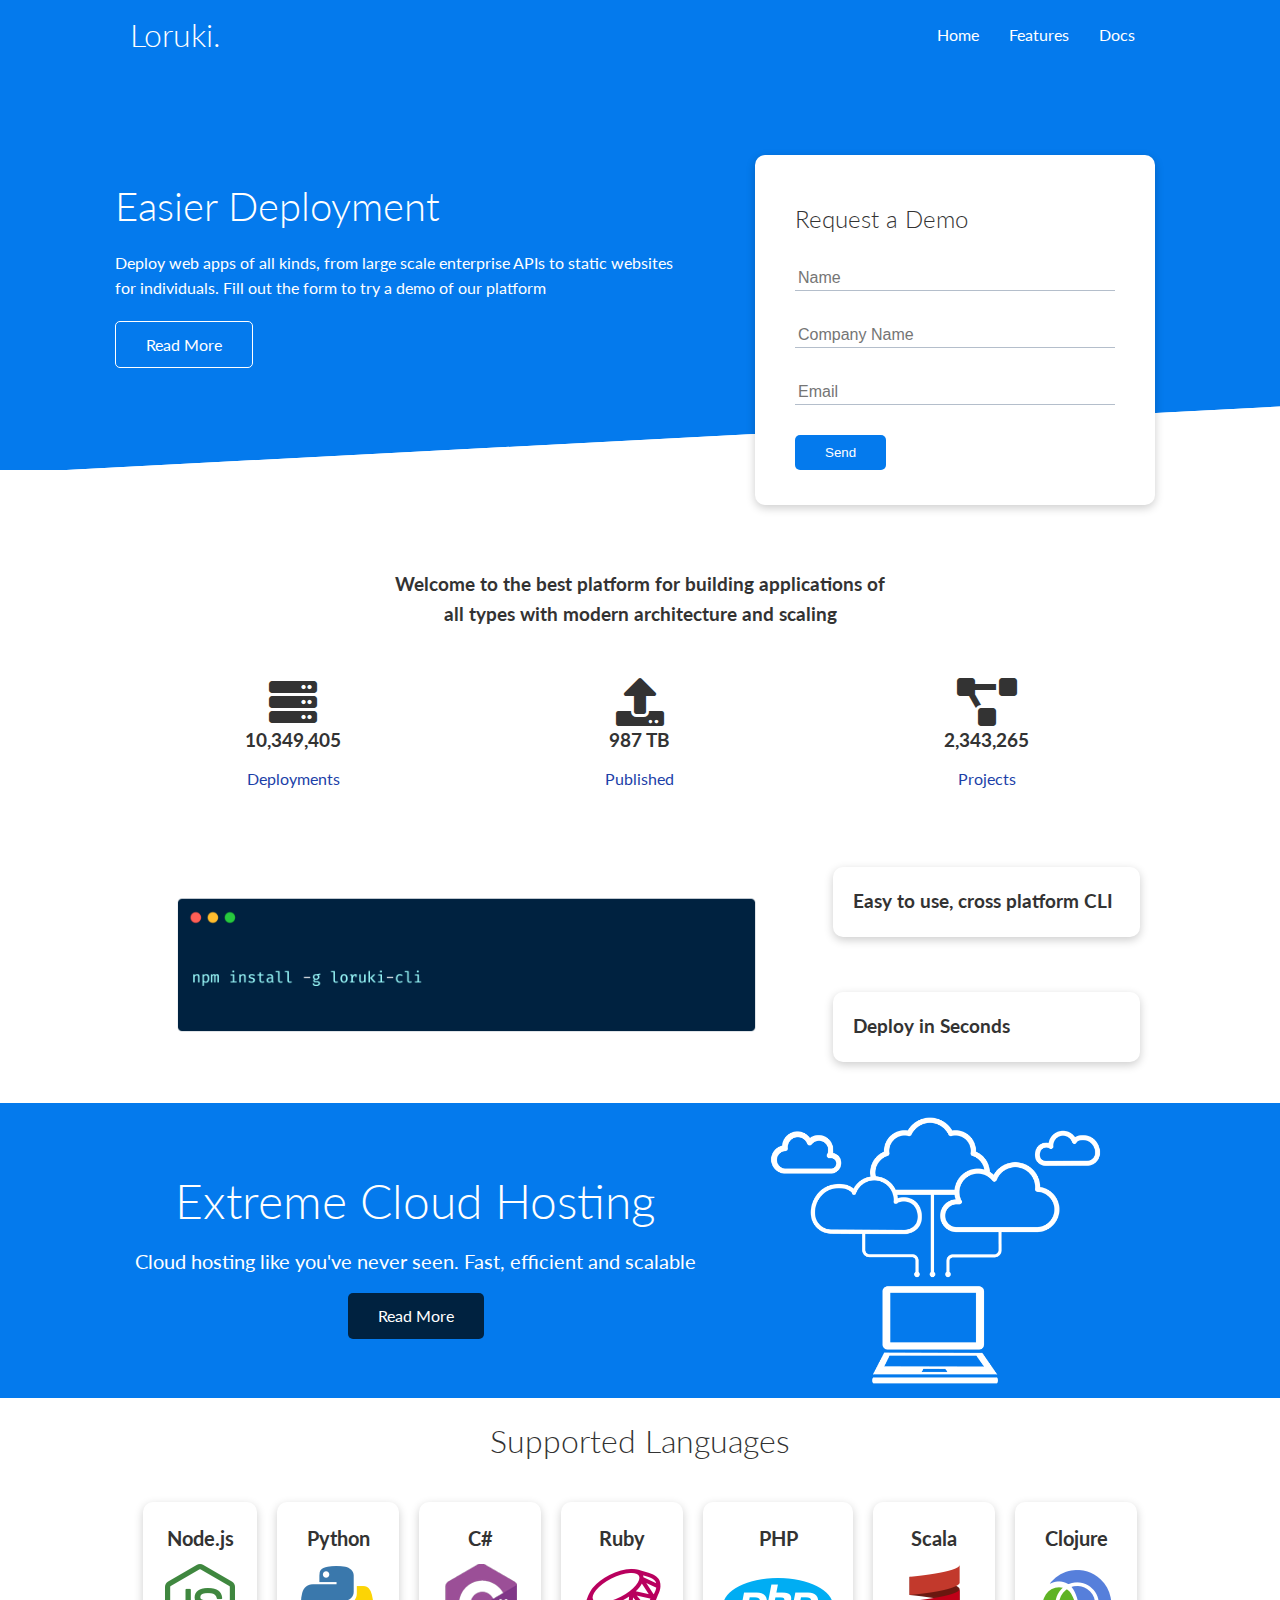
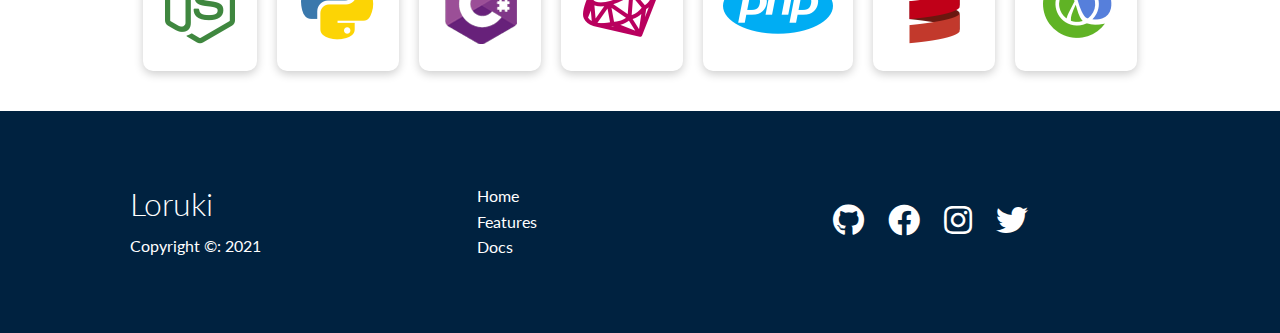
<file: index.html>
<!DOCTYPE html>
<html lang="en">
<head>
    <meta charset="UTF-8">
    <meta name="viewport" content="width=device-width, initial-scale=1.0">
    <meta name="Description" content="Enter your description here"/>
    <link rel="stylesheet" href="https://cdnjs.cloudflare.com/ajax/libs/font-awesome/5.15.2/css/all.min.css">
    <link rel="stylesheet" href="css/utilities.css">
    <link rel="stylesheet" href="css/style.css">
    <title>Loruki | Cloud Hosting For Everyone </title>
</head>
<body>
    <!-- Navbar -->
    <div class="navbar">
        <div class="container flex">
            <h1 class="logo">Loruki.</h1>
            <nav>
                <ul>
                    <li><a href="index.html">Home</a></li>
                    <li><a href="features.html">Features</a></li>
                    <li><a href="docs.html">Docs</a></li>
                </ul>
            </nav>
        </div> 
    </div>

    <!-- Showcase -->
    <section class="showcase">
        <div class="container grid">
            <div class="showcase-text">
                <h1>Easier Deployment</h1>
                <p>Deploy web apps of all kinds, from 
                large scale enterprise APIs to static
                websites for individuals. Fill out the
                form to try a demo of our platform</p>
                <a href="features.html" class="btn 
                btn-outline">Read More</a>
            </div>

            <div class="showcase-form card">
                <h2>Request a Demo</h2>
                <form>
                    <div class="form-control">
                        <input type="text" name="name" placeholder="Name" required>
                    </div>
                    <div class="form-control">
                        <input type="text" name="company" placeholder="Company Name" required>
                    </div>
                    <div class="form-control">
                        <input type="email" name="email" placeholder="Email" required>
                    </div>
                    <input type="submit" value="Send" class="btn btn-primary">
                </form>                
            </div>
        </div>
    </section>

    <!-- Stats -->
    <section class="stats">
        <div class="container">
            <h3 class="stats-heading text-center my-1">
                Welcome to the best platform for building applications of all
                types with modern architecture and scaling
            </h3>

            <div class="grid grid-3 text-center my-4">
                <div>
                    <i class="fas fa-server fa-3x"></i>
                    <h3>10,349,405</h3>
                    <p class="text-secondary">Deployments</p>
                </div>
                <div>
                    <i class="fas fa-upload fa-3x"></i>
                    <h3>987 TB</h3>
                    <p class="text-secondary">Published</p>
                </div>
                <div>
                    <i class="fas fa-project-diagram fa-3x"></i>
                    <h3>2,343,265</h3>
                    <p class="text-secondary">Projects</p>
                </div>
            </div>
        </div>
    </section>

    <!-- CLI -->
    <section class="cli">
        <div class="container grid">
            <img src="images/cli.png" alt="">       
            <div class="card">
                <h3>Easy to use, cross platform CLI</h3>
            </div>
            <div class="card">
                <h3>Deploy in Seconds</h3>
            </div>
        </div> 
    </section>

    <!-- Cloud -->
    <section class="cloud bg-primary my-2 py2">
        <div class="container grid">
            <div class="text-center">
                <h2 class="lg">Extreme Cloud Hosting</h2>
                <p class="lead my-1">Cloud hosting like you've never seen.
                    Fast, efficient and scalable
                </p>
                <a href="features.html" class="btn btn-dark">Read More</a>
            </div>
            <img src="images/cloud.png" alt="">
        </div>
    </section>

    <!-- Languages -->
    <section class="languages">
        <h2 class="md text-center my-2">
            Supported Languages
        </h2>
        <div class="container flex">
            <div class="card">
                <h4>Node.js</h4>
                <img src="images/logos/node.png" alt="">
            </div>
            <div class="card">
                <h4>Python</h4>
                <img src="images/logos/python.png" alt="">
            </div>
            <div class="card">
                <h4>C#</h4>
                <img src="images/logos/csharp.png" alt="">
            </div>
            <div class="card">
                <h4>Ruby</h4>
                <img src="images/logos/ruby.png" alt="">
            </div>
            <div class="card">
                <h4>PHP</h4>
                <img src="images/logos/php.png" alt="">
            </div>
            <div class="card">
                <h4>Scala</h4>
                <img src="images/logos/scala.png" alt="">
            </div>
            <div class="card">
                <h4>Clojure</h4>
                <img src="images/logos/clojure.png" alt="">
            </div>
        </div>
    </section>

    <!-- Footer -->
    <footer class="footer bg-dark py-5">
        <div class="container grid grid-3">
            <div>
                <h1>Loruki</h1>
                <p>Copyright &copy: 2021</p>
            </div>
            <nav>
                <ul>
                    <li><a href="index.html">Home</a></li>
                    <li><a href="features.html">Features</a></li>
                    <li><a href="docs.html">Docs</a></li>
                </ul>
            </nav>
            <div class="social">
                <a href="#"><i class="fab fa-github fa-2x"></i></a>
                <a href="#"><i class="fab fa-facebook fa-2x"></i></a>
                <a href="#"><i class="fab fa-instagram fa-2x"></i></a>
                <a href="#"><i class="fab fa-twitter fa-2x"></i></a>
            </div>
        </div>      
    </footer>
</body>
</html>
</file>
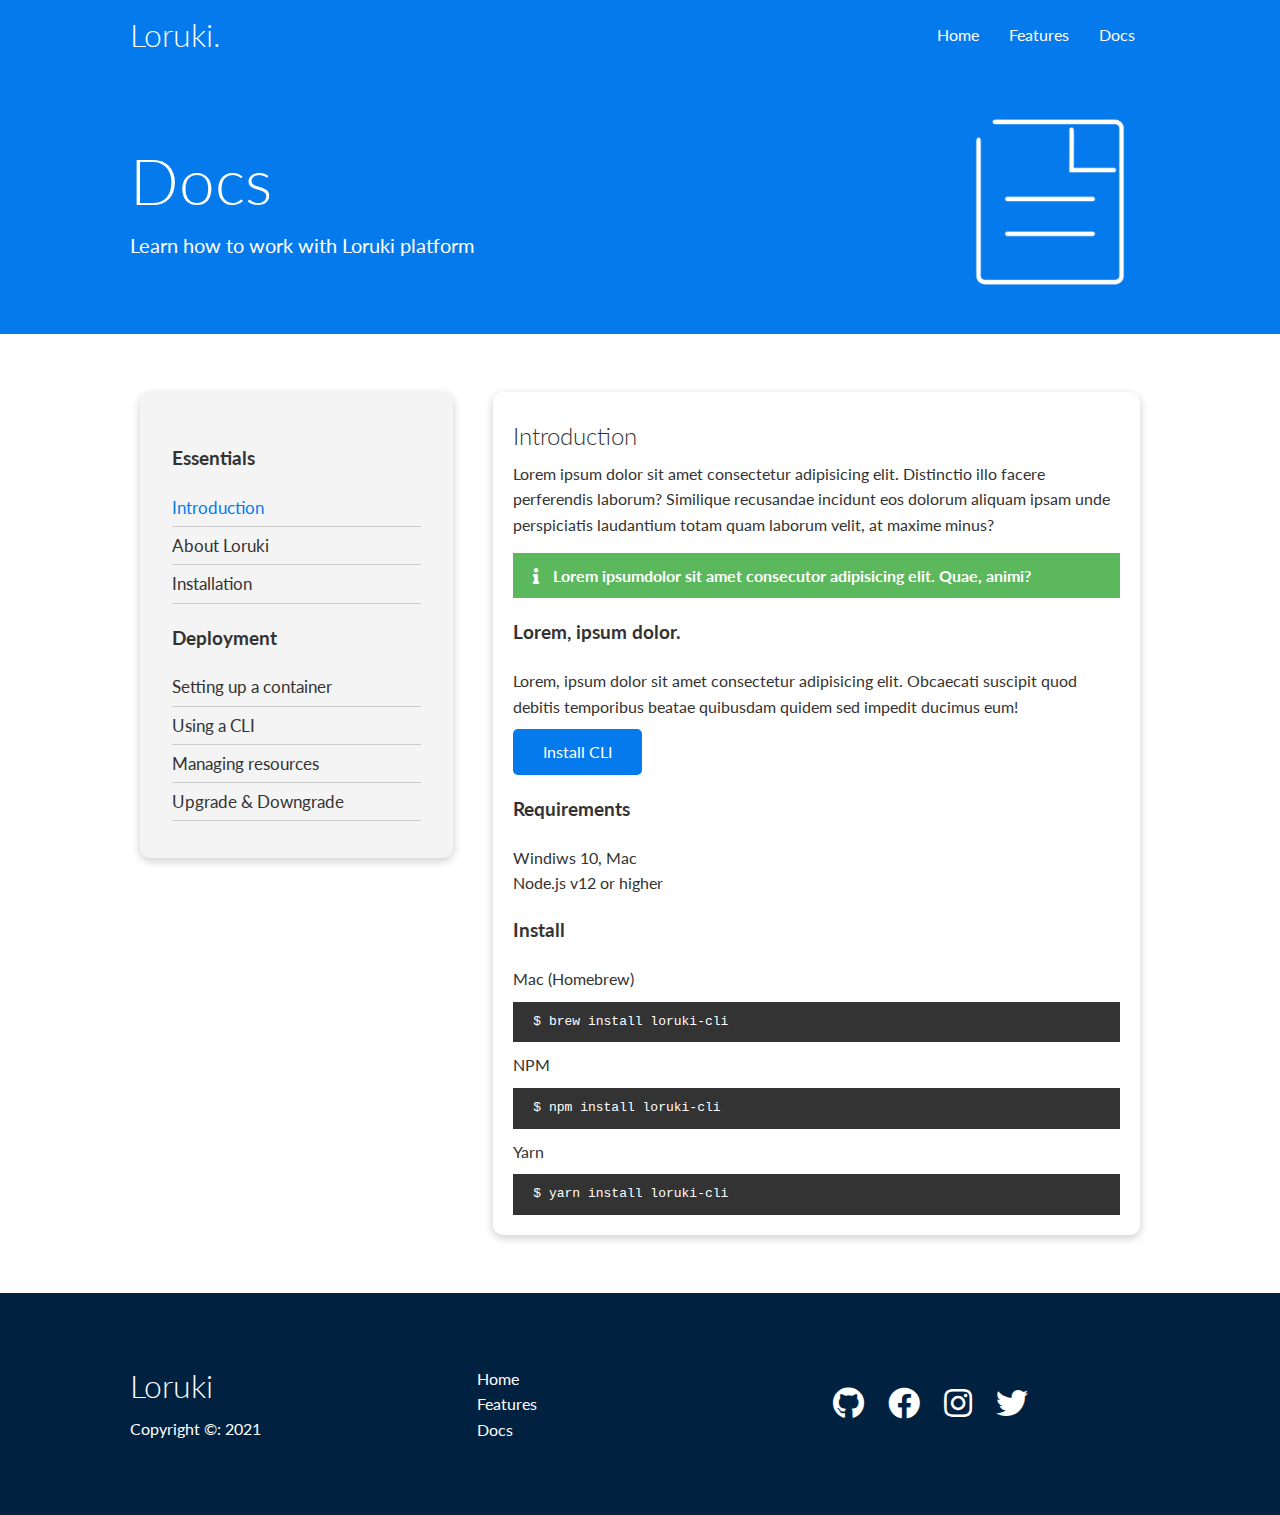
<file: docs.html>
<!DOCTYPE html>
<html lang="en">

<head>
    <meta charset="UTF-8">
    <meta name="viewport" content="width=device-width, initial-scale=1.0">
    <meta name="Description" content="Enter your description here" />
    <link rel="stylesheet" href="https://cdnjs.cloudflare.com/ajax/libs/font-awesome/5.15.2/css/all.min.css">
    <link rel="stylesheet" href="css/utilities.css">
    <link rel="stylesheet" href="css/style.css">
    <title>Loruki | Cloud Hosting For Everyone </title>
</head>

<body>
    <!-- Navbar -->
    <div class="navbar">
        <div class="container flex">
            <h1 class="logo">Loruki.</h1>
            <nav>
                <ul>
                    <li><a href="index.html">Home</a></li>
                    <li><a href="features.html">Features</a></li>
                    <li><a href="docs.html">Docs</a></li>
                </ul>
            </nav>
        </div>
    </div>

    <!-- Head -->
    <section class="docs-head bg-primary py-3">
        <div class="container grid">
            <div>
                <h1 class="xl">Docs</h1>
                <p class="lead">
                    Learn how to work with Loruki platform
                </p>
            </div>
            <img src="images/docs.png" alt="">
        </div>
    </section>

    <!-- Docs Main -->
    <section class="docs-main my-4">
        <div class="container grid">
            <div class="card bg-light p-3">
                <h3 class="my-2">Essentials</h3>
                <nav>
                    <ul>
                        <li><a class="text-primary" href="#">Introduction</a></li>
                        <li><a href="#">About Loruki</a></li>
                        <li><a href="#">Installation</a></li>
                    </ul>
                </nav>

                <h3 class="my-2">Deployment</h3>
                <nav>
                    <ul>
                        <li><a href="#">Setting up a container</a></li>
                        <li><a href="#">Using a CLI</a></li>
                        <li><a href="#">Managing resources</a></li>
                        <li><a href="#">Upgrade & Downgrade</a></li>
                    </ul>
                </nav>
            </div>

            <div class="card">
                <h2>Introduction</h2>
                <p>Lorem ipsum dolor sit amet consectetur adipisicing elit. 
                    Distinctio illo facere perferendis laborum? Similique
                    recusandae incidunt eos dolorum aliquam ipsam unde perspiciatis 
                    laudantium totam quam laborum velit, at maxime minus?</p>
                <div class="alert alert-success">
                    <i class="fas fa-info"></i> Lorem ipsumdolor sit amet consecutor adipisicing
                    elit. Quae, animi?
                </div>    
                <h3>Lorem, ipsum dolor.</h3>
                <p>Lorem, ipsum dolor sit amet consectetur adipisicing elit. 
                    Obcaecati suscipit quod debitis temporibus beatae 
                    quibusdam quidem sed impedit ducimus eum!</p>
                <a href="#" class="btn btn-primary">Install CLI</a>

                <h3>Requirements</h3>
                <ul>
                    <li>Windiws 10, Mac</li>
                    <li>Node.js v12 or higher</li>
                </ul>

                <h3>Install</h3>
                <p>Mac (Homebrew)</p>
                <pre><code>$ brew install loruki-cli</code></pre>
                <p>NPM</p>
                <pre><code>$ npm install loruki-cli</code></pre>
                <p>Yarn</p>
                <pre><code>$ yarn install loruki-cli</code></pre>
            </div>
        </div>
    </section>
    <!-- Footer -->
    <footer class="footer bg-dark py-5">
        <div class="container grid grid-3">
            <div>
                <h1>Loruki</h1>
                <p>Copyright &copy: 2021</p>
            </div>
            <nav>
                <ul>
                    <li><a href="index.html">Home</a></li>
                    <li><a href="features.html">Features</a></li>
                    <li><a href="docs.html">Docs</a></li>
                </ul>
            </nav>
            <div class="social">
                <a href="#"><i class="fab fa-github fa-2x"></i></a>
                <a href="#"><i class="fab fa-facebook fa-2x"></i></a>
                <a href="#"><i class="fab fa-instagram fa-2x"></i></a>
                <a href="#"><i class="fab fa-twitter fa-2x"></i></a>
            </div>
        </div>
    </footer>
</body>

</html>
</file>
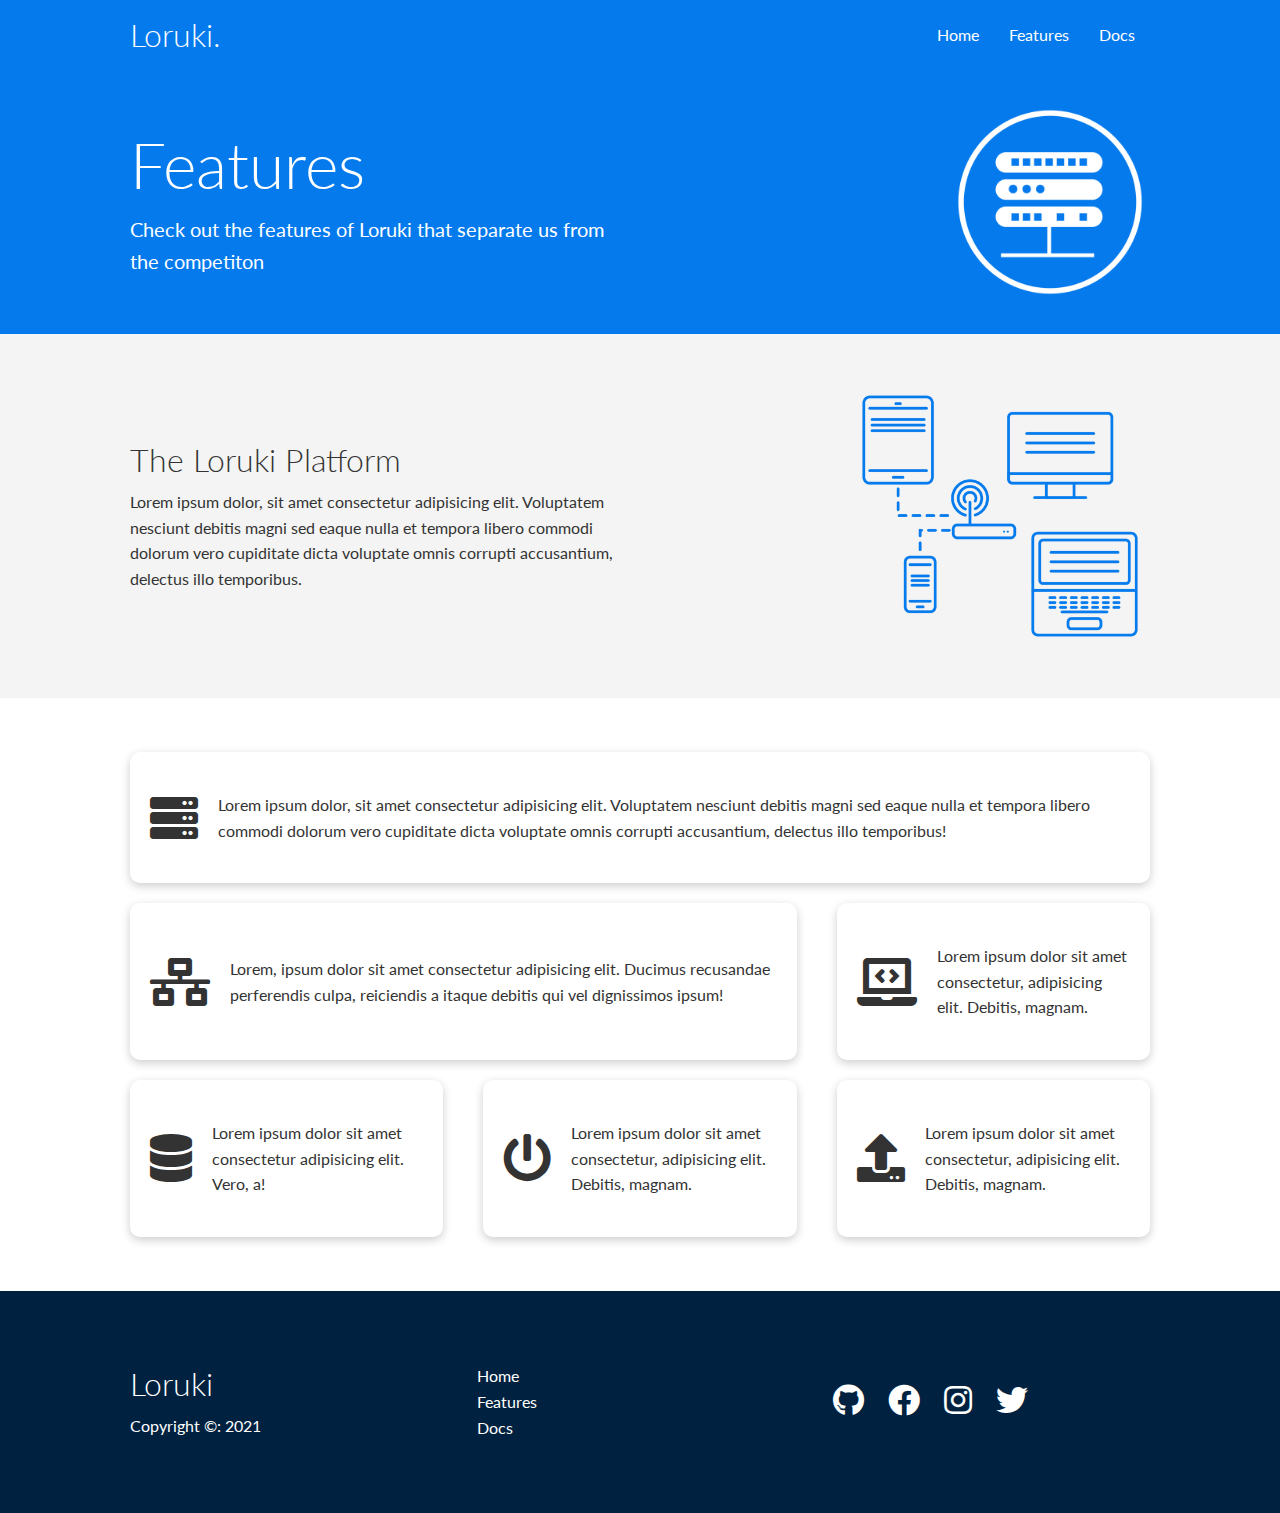
<file: features.html>
<!DOCTYPE html>
<html lang="en">

<head>
    <meta charset="UTF-8">
    <meta name="viewport" content="width=device-width, initial-scale=1.0">
    <meta name="Description" content="Enter your description here" />
    <link rel="stylesheet" href="https://cdnjs.cloudflare.com/ajax/libs/font-awesome/5.15.2/css/all.min.css">
    <link rel="stylesheet" href="css/utilities.css">
    <link rel="stylesheet" href="css/style.css">
    <title>Loruki | Cloud Hosting For Everyone </title>
</head>

<body>
    <!-- Navbar -->
    <div class="navbar">
        <div class="container flex">
            <h1 class="logo">Loruki.</h1>
            <nav>
                <ul>
                    <li><a href="index.html">Home</a></li>
                    <li><a href="features.html">Features</a></li>
                    <li><a href="docs.html">Docs</a></li>
                </ul>
            </nav>
        </div>
    </div>

    <!-- Head -->
    <section class="features-head bg-primary py-3">
        <div class="container grid">
            <div>
                <h1 class="xl">Features</h1>
                <p class="lead">
                    Check out the features of Loruki that
                    separate us from the competiton
                </p>
            </div>
            <img src="images/server.png" alt="">
        </div>
    </section>

    <!-- Sub head -->
    <section class="features-sub-head bg-light py-3">
        <div class="container grid">
            <div>
                <h1 class="md">The Loruki Platform</h1>
                <p>
                    Lorem ipsum dolor, sit amet consectetur adipisicing elit. 
                    Voluptatem nesciunt debitis magni sed eaque nulla et tempora 
                    libero commodi dolorum vero cupiditate dicta voluptate omnis 
                    corrupti accusantium, delectus illo temporibus.
                </p>
            </div>
            <img src="images/server2.png" alt="">
        </div>
    </section>

    <section class="features-main my-2">
        <div class="container grid grid-3">
            <div class="card flex">
                <i class="fas fa-server fa-3x"></i>
                <p>Lorem ipsum dolor, sit amet consectetur adipisicing elit.
                Voluptatem nesciunt debitis magni sed eaque nulla et tempora
                libero commodi dolorum vero cupiditate dicta voluptate omnis
                corrupti accusantium, delectus illo temporibus!</p>
            </div>
            <div class="card flex">
                <i class="fas fa-network-wired fa-3x"></i>
                <p>
                    Lorem, ipsum dolor sit amet consectetur adipisicing elit. Ducimus
                    recusandae perferendis culpa, reiciendis a itaque debitis qui vel
                    dignissimos ipsum!
                </p>
            </div>
            <div class="card flex">
                <i class="fas fa-laptop-code fa-3x"></i>
                <p>
                    Lorem ipsum dolor sit amet consectetur, adipisicing elit. Debitis,
                    magnam.
                </p>
            </div>
            <div class="card flex">
                <i class="fas fa-database fa-3x"></i>
                <p>
                    Lorem ipsum dolor sit amet consectetur adipisicing elit. Vero, a!
                </p>
            </div>
            <div class="card flex">
                <i class="fas fa-power-off fa-3x"></i>
                <p>
                    Lorem ipsum dolor sit amet consectetur, adipisicing elit. Debitis,
                    magnam.
                </p>
            </div>
            <div class="card flex">
                <i class="fas fa-upload fa-3x"></i>
                <p>
                    Lorem ipsum dolor sit amet consectetur, adipisicing elit. Debitis,
                    magnam.
                </p>
            </div>
        </div>
    </section>
    <!-- Footer -->
    <footer class="footer bg-dark py-5">
        <div class="container grid grid-3">
            <div>
                <h1>Loruki</h1>
                <p>Copyright &copy: 2021</p>
            </div>
            <nav>
                <ul>
                    <li><a href="index.html">Home</a></li>
                    <li><a href="features.html">Features</a></li>
                    <li><a href="docs.html">Docs</a></li>
                </ul>
            </nav>
            <div class="social">
                <a href="#"><i class="fab fa-github fa-2x"></i></a>
                <a href="#"><i class="fab fa-facebook fa-2x"></i></a>
                <a href="#"><i class="fab fa-instagram fa-2x"></i></a>
                <a href="#"><i class="fab fa-twitter fa-2x"></i></a>
            </div>
        </div>
    </footer>
</body>

</html>
</file>
<file: css/utilities.css>
/* Utilities */
.container{
  max-width: 1100px;
  margin: 0 auto;
  overflow: auto;
  padding: 0 40px;
} 

.card{
  background-color: #fff;
  color: #333;
  border-radius: 10px;
  box-shadow: 0 3px 10px rgba(0, 0, 0, 0.2);
  padding: 20px;
  margin: 10px;
}

.btn{
  display: inline-block;
  padding: 10px 30px;
  cursor: pointer;
  background: var(--primary-color);
  color: #fff;
  border: none;
  border-radius: 5px;
}

.btn-outline{
  background-color: transparent;
  border: 1px solid #fff;
}

.btn:hover{
  transform: scale(0.98);
}

/* Backgrounds & colored buttons */
.bg-primary, .btn-primary{
  background-color: var(--primary-color);
  color: #fff;
}

.bg-secondary, .btn-secondary{
  background-color: var(--secondary-color);
  color: #fff;
}

.bg-dark, .btn-dark{
  background-color: var(--dark-color);
  color: #fff;
}

.bg-light, .btn-light{
  background-color: var(--light-color);
  color: #333;
}

.bg-primary a,
.btn-primary a,
.bg-secondary a,
.btn-secondary a,
.bg-dark a,
.btn-dark a {
  color: #fff;
}

/* Text colors */
.text-primary{
  color: var(--primary-color);
  
}

.text-secondary{
  color: var(--secondary-color);
  
}

.text-dark{
  color: var(--dark-color);
 
}

.text-light{
 color: var(--light-color);
  
}

/* Text Sizes */
.lead{
  font-size: 20px;
}

.sm {
  font-size: 1rem;
}

.md {
  font-size: 2rem;
}

.lg{
  font-size: 3rem;
}

.xl{
  font-size: 4rem;
}

.text-center{
  text-align: center;
}

/* Alert */
.alert{
  background-color: var(--light-color);
  padding: 10px 20px;
  font-weight: bold;
  margin: 15px 0;
}

.alert i {
  margin-right: 10px;
}

.alert-success{
  background-color: var(--success-color);
  color: #fff;
}

.alert-error{
  background-color: var(--error-color);
  color: #fff;
}


.flex{
  display: flex;
  justify-content: center; /* pertains to main */
  align-items: center;/* pertains to cross */
  height: 100%; /* make sure it is 100% of what the container is */
}

.grid{
  display: grid;
  grid-template-columns: repeat(2, 1fr); /* px aren't used here use % or frs */
    /* 1fr 1fr or repeat(2, 1fr) */
  gap: 20px;
  justify-content: center;
  align-items: center;
  height: 100%; /* 100% of it's container */
}

.grid-3 {
  grid-template-columns: repeat(3, 1fr); 
}

.my-1{
    margin: 1rem 0;
}

.my-2 {
    margin: 1.5rem 0;
}

.my-3{
    margin: 2rem 0;
}

.my-4 {
    margin: 3rem 0;
}

.my-5 {
    margin: 4rem 0;
}

.m-1{
    margin: 1rem;
}

.m-2 {
    margin: 1.5rem;
}

.m-3{
    margin: 2rem;
}

.m-4 {
    margin: 3rem;
}

.m-5 {
    margin: 4rem;
}

/* Padding */
/* Padding */
.py-1 {
  padding: 1rem 0;
}

.py-2 {
  padding: 1.5rem 0;
}

.py-3 {
  padding: 2rem 0;
}

.py-4 {
  padding: 3rem 0;
}

.py-5 {
  padding: 4rem 0;
}

.p-1 {
  padding: 1rem;
}

.p-2 {
  padding: 1.5rem;
}

.p-3 {
  padding: 2rem;
}

.p-4 {
  padding: 3rem;
}

.p-5 {
  padding: 4rem;
}
</file>
<file: css/style.css>
@import url('https://fonts.googleapis.com/css2?family=Lato:wght@300&display=swap');

:root{
    --primary-color: #047aed;
    --secondary-color: #1c3fa8;
    --dark-color: #002240;
    --light-color: #f4f4f4;
    --success-color:#5cb85c;
    --error-color: #d9534f;
}

*{
    box-sizing: border-box; /* this allows us to add padding, borders without having to add to the width of the element */
    padding: 0;
    margin: 0; /* Zeroing out the margin and padding on everything because there is default margin and padding on some 
    elements from the browser */
}

body{
    font-family: 'Lato', sans-serif;
    color: #333;
    line-height: 1.6;
}

ul{
    list-style-type: none;
}

a{
   text-decoration: none; 
   color: #333;
}

h1, h2 {
    font-weight: 300;
    line-height: 1.2;
    margin: 10px 0;
}

p{
    margin: 10px 0;
}

img{
    width: 100%; /* This is done to keep the images within their container */
}

code, pre{
    background: #333;
    color: #fff;
    padding: 10px;
}

/* Navbar */
.navbar{
    background-color: var(--primary-color);
    color: #fff;
    height: 70px;
}

.navbar ul{
    display: flex;
    
}

.navbar a {
    color: #fff;
    padding: 10px;
    margin: 0 5px;
    text-decoration: none;
}

.navbar a:hover {
    border-bottom: 2px #fff solid;
}

.navbar .flex{ /* this is used when flex is in the navbar */
    justify-content: space-between;
}

/* Showcase */
.showcase{
    height: 400px;
    background-color: var(--primary-color);
    color: #fff;
    position: relative; /* so that if we need to position anything absolute within, we can*/
}   

.showcase h1{
    font-size: 40px;
}

.showcase p {
    margin: 20px 0;
}

.showcase .grid{
    overflow: visible;
    grid-template-columns: 55% 45%;
    gap: 30px; 
}

.showcase-text{
    animation: slideInFromLeft 1s ease-in;
}

.showcase-form{
    position: relative;
    top: 60px;
    height: 350px;
    width: 400px;
    padding: 40px;
    z-index: 100;
    justify-self: flex-end;
    animation: slideInFromRight 1s ease-in;
}

.showcase-form .form-control{
    margin: 30px 0;
}

.showcase-form input[type='text'], 
.showcase-form input[type='email']{
    border: 0;
    border-bottom: 1px solid #b4becb;
    width: 100%;
    padding: 3px;
    font-size: 16px;
}

.showcase-form input:focus{
    outline: none;
}

.showcase::before, 
.showcase::after { /* before I can use before or 
    after or both you have to have a content prop  */
    content: '';
    position: absolute;
    background: #fff;
    height: 100px;
    bottom: -70px;
    right: 0;
    left: 0;
    transform: skewY(-3deg);
    -webkit-transform: skewY(-3deg);
    -moz-transform: skewY(-3deg);
    -ms-transform: skewY(-3deg);
}

/* Stats */
.stats{
    padding-top: 100px;
    animation: slideInFromBottom 1s ease-in;
}

.stats-heading{
    max-width: 500px;
    margin: auto;
}

.stats .grids h3{
    font-size: 35px;
    font-weight: bold;
}

/* CLI */
.cli .grid{
    grid-template-columns: repeat(3, 1fr);
    grid-template-rows: repeat(2, 1fr);
}

.cli .grid > *:first-child{
    grid-column: 1 / span 2;
    grid-row: 1 / span 2;
}

/* Cloud */
.cloud .grid{
    grid-template-columns: 4fr 3fr;
}

/* Languages */
.languages .flex{
    flex-wrap: wrap;
}

.languages .card{
    text-align: center;
    margin: 18px 10px 40px; 
    transition: transform 0.2s ease-in;
}

.languages .card h4{
    font-size: 20px;
    margin-bottom: 10px;
}

.languages .card:hover{
    transform: translateY(-15px);
}

/* features */
.features-head img,
.docs-head img{
    width: 200px;
    justify-self: flex-end;
}

.features-sub-head img{
    width: 300px;
    justify-self: flex-end;
}

.features-main .card > i{
    margin-right: 20px;
}

.features-main .grid{
    padding: 30px;
}

.features-main .grid > *:first-child{
    grid-column: 1 / span 3;
}

.features-main .grid > *:nth-child(2){
    grid-column: 1 / span 2;
}

/* Docs */
.docs-main h3{
    margin: 20px 0;
}

.docs-main .grid{
    grid-template-columns: 1fr 2fr;
    align-items: flex-start;
}

.docs-main nav li{
    font-size: 17px;
    padding-bottom: 5px;
    margin-bottom: 5px;
    border-bottom: 1px #ccc solid;  
}

.docs-main a:hover{
    font-weight: bold;
}

/* Footer */
.footer .social a {
    margin: 0 10px;
}

/* Animations */
@keyframes slideInFromLeft{
    0%{
        transform: translateX(-100%);
    }

    100%{
        transform: translateX(0);
    }
}

@keyframes slideInFromRight{
    0%{
        transform: translateX(100%);
    }

    100%{
        transform: translateX(0);
    }
}

@keyframes slideInFromTop{
    0%{
        transform: translateY(-100%);
    }

    100%{
        transform: translateX(0);
    }
}

@keyframes slideInFromBottom{
    0%{
        transform: translateY(100%);
    }

    100%{
        transform: translateX(0);
    }
}




/* Tablets and Under */
@media(max-width: 768px){
    .grid,
    .showcase .grid,
    .stats .grid,
    .cli .grid,
    .cloud .grid, 
    .features-main .grid,
    .docs-main .grid{
        grid-template-columns: 1fr;
        grid-template-rows: 1fr;

    }

    .showcase{
        height: auto; /* to take up the size of the container */
    }
 
    .showcase-text{
        text-align: center;
        margin-top: 40px;
    }

    .showcase-form{
        justify-self: center; /*Justify-content: is for flexbox container 
        & grid container, it justifies all the elements inside*/
        /* Jusify-self: you put on an actual grid or flex item to justify just that item*/
        margin: auto;
    }

    .cli .grid > *:first-child{
    grid-column: 1 ;
    grid-row: 1 ;
    }

    .features-head,
    .features-sub-head,
    .docs-head{
        text-align: center;
    }

    .features-head img,
    .features-sub-head img,
    .docs-head img{
        justify-self: center;
    }

    .features-main .grid> *:first-child,
    .features-main .grid > *:nth-child(2){
        grid-column: 1;
    }
}

/* Mobile */
@media(max-width: 500px){
    .navbar{
        height: 110px;
    }

    .navbar .flex{
        flex-direction: column;
    }

    .navbar ul{
        padding: 10px;
        background-color: rgba(0,0,0,0.1);
    }
}
</file>
